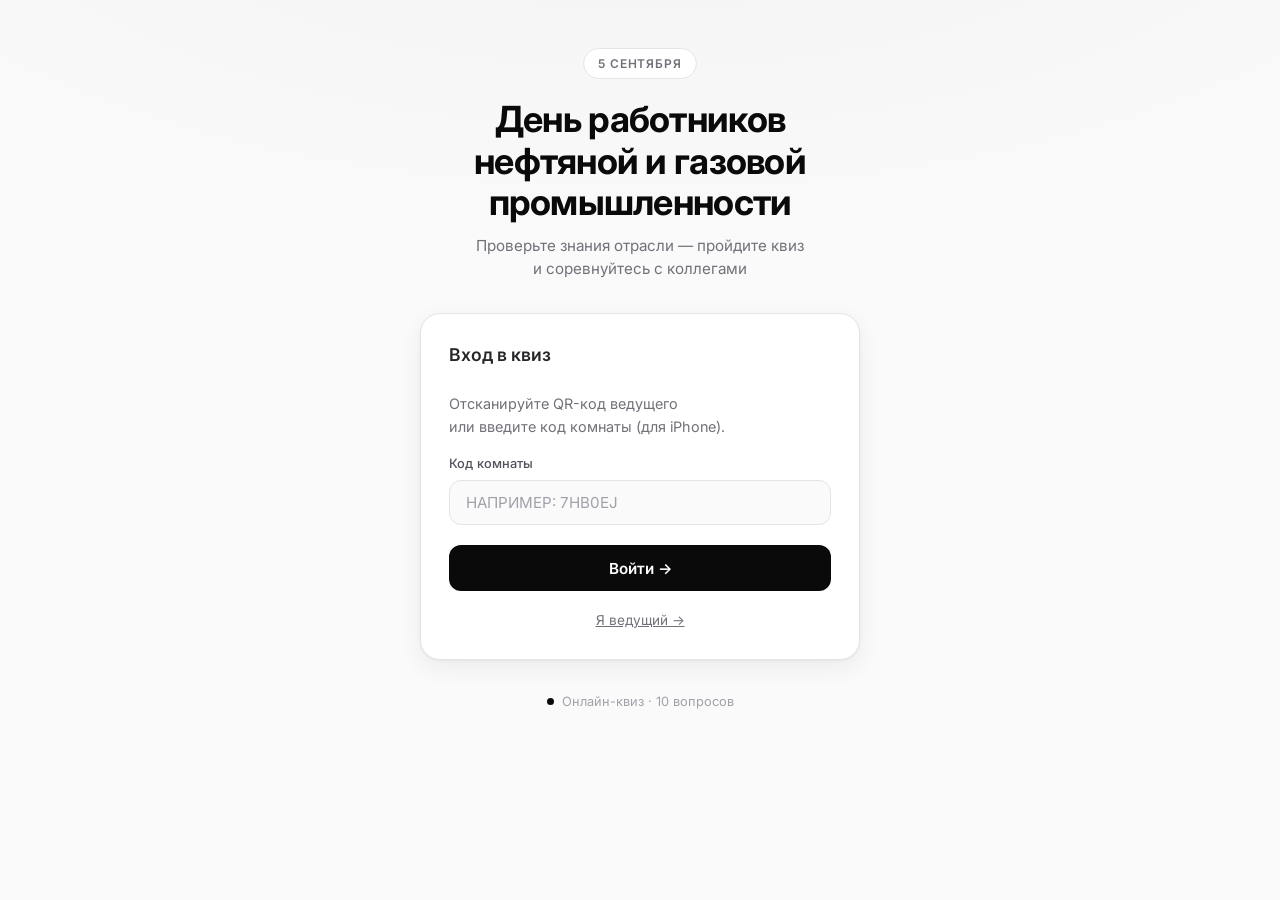
<file: index.html>
<!DOCTYPE html>
<html lang="ru">
<head>
  <meta charset="UTF-8">
  <meta name="viewport" content="width=device-width, initial-scale=1.0">
  <title>Квиз — День нефтяной и газовой промышленности</title>
  <link rel="preconnect" href="https://fonts.googleapis.com">
  <link rel="preconnect" href="https://fonts.gstatic.com" crossorigin>
  <link href="https://fonts.googleapis.com/css2?family=Inter:wght@400;500;600;700&display=swap" rel="stylesheet">
  <link rel="stylesheet" href="static/css/style.css">
</head>
<body>
  <div class="page-bg"></div>

  <main class="container">
    <header class="hero">
      <div class="hero-badge">5 сентября</div>
      <h1>День работников<br>нефтяной и газовой<br>промышленности</h1>
      <p class="hero-sub">Проверьте знания отрасли — пройдите квиз и соревнуйтесь с коллегами</p>
    </header>

    <section class="card form-card">
      <h2>Регистрация участника</h2>
      <form id="registerForm">
        <div class="field">
          <label for="name">ФИО</label>
          <input type="text" id="name" name="name" placeholder="Иванов Иван Иванович" required autocomplete="name">
        </div>
        <div class="field">
          <label for="specialty">Специальность</label>
          <input type="text" id="specialty" name="specialty" placeholder="Инженер-технолог" required>
        </div>
        <p class="error-msg" id="errorMsg" hidden></p>
        <button type="submit" class="btn btn-primary btn-full" id="startBtn">
          Начать
          <span class="btn-arrow">→</span>
        </button>
      </form>
    </section>

    <footer class="footer-note">
      <span class="dot-live"></span> Онлайн-квиз · 10 вопросов
    </footer>
  </main>

  <script src="static/js/config.js"></script>
  <script src="static/js/questions.js"></script>
  <script src="static/js/sync.js"></script>
  <script src="static/js/guest.js"></script>
</body>
</html>
</file>
<file: static/css/style.css>
/* ===== Квиз — День нефтяной и газовой промышленности ===== */
/* Modern white & black, no neon */

:root {
  --white: #ffffff;
  --black: #0a0a0a;
  --gray-50: #fafafa;
  --gray-100: #f4f4f5;
  --gray-200: #e4e4e7;
  --gray-300: #d4d4d8;
  --gray-400: #a1a1aa;
  --gray-500: #71717a;
  --gray-600: #52525b;
  --gray-700: #3f3f46;
  --gray-800: #27272a;
  --gray-900: #18181b;
  --radius: 12px;
  --radius-lg: 20px;
  --shadow: 0 1px 3px rgba(0, 0, 0, 0.06), 0 8px 24px rgba(0, 0, 0, 0.06);
  --shadow-lg: 0 4px 6px rgba(0, 0, 0, 0.04), 0 20px 48px rgba(0, 0, 0, 0.08);
  --transition: 0.2s ease;
  --font: "Inter", -apple-system, BlinkMacSystemFont, "Segoe UI", sans-serif;
}

*, *::before, *::after {
  box-sizing: border-box;
  margin: 0;
  padding: 0;
}

html {
  font-size: 16px;
  -webkit-font-smoothing: antialiased;
}

body {
  font-family: var(--font);
  background: var(--gray-50);
  color: var(--black);
  min-height: 100vh;
  line-height: 1.5;
}

.page-bg {
  position: fixed;
  inset: 0;
  background:
    radial-gradient(ellipse 80% 50% at 50% -20%, rgba(0, 0, 0, 0.03), transparent),
    var(--gray-50);
  z-index: -1;
}

/* ===== Layout ===== */

.container {
  max-width: 480px;
  margin: 0 auto;
  padding: 2rem 1.25rem 3rem;
}

.quiz-container {
  max-width: 640px;
}

/* ===== Hero ===== */

.hero {
  text-align: center;
  margin-bottom: 2rem;
  padding-top: 1rem;
}

.hero-badge {
  display: inline-block;
  font-size: 0.75rem;
  font-weight: 600;
  letter-spacing: 0.08em;
  text-transform: uppercase;
  color: var(--gray-500);
  border: 1px solid var(--gray-200);
  border-radius: 100px;
  padding: 0.35rem 0.85rem;
  margin-bottom: 1.25rem;
  background: var(--white);
}

.hero h1 {
  font-size: clamp(1.75rem, 5vw, 2.25rem);
  font-weight: 700;
  line-height: 1.15;
  letter-spacing: -0.02em;
  color: var(--black);
  margin-bottom: 0.75rem;
}

.hero-sub {
  font-size: 0.95rem;
  color: var(--gray-500);
  max-width: 340px;
  margin: 0 auto;
}

/* ===== Card ===== */

.card {
  background: var(--white);
  border: 1px solid var(--gray-200);
  border-radius: var(--radius-lg);
  padding: 1.75rem;
  box-shadow: var(--shadow);
}

.form-card h2 {
  font-size: 1.1rem;
  font-weight: 600;
  margin-bottom: 1.5rem;
  color: var(--gray-800);
}

/* ===== Form ===== */

.field {
  margin-bottom: 1.25rem;
}

.field label {
  display: block;
  font-size: 0.8rem;
  font-weight: 500;
  color: var(--gray-600);
  margin-bottom: 0.4rem;
  letter-spacing: 0.01em;
}

.field input {
  width: 100%;
  padding: 0.75rem 1rem;
  font-family: var(--font);
  font-size: 0.95rem;
  border: 1px solid var(--gray-200);
  border-radius: var(--radius);
  background: var(--gray-50);
  color: var(--black);
  transition: border-color var(--transition), box-shadow var(--transition), background var(--transition);
}

.field input:focus {
  outline: none;
  border-color: var(--black);
  background: var(--white);
  box-shadow: 0 0 0 3px rgba(0, 0, 0, 0.06);
}

.field input::placeholder {
  color: var(--gray-400);
}

.error-msg {
  font-size: 0.85rem;
  color: #b91c1c;
  margin-bottom: 1rem;
  padding: 0.6rem 0.85rem;
  background: #fef2f2;
  border-radius: var(--radius);
  border: 1px solid #fecaca;
}

/* ===== Buttons ===== */

.btn {
  display: inline-flex;
  align-items: center;
  justify-content: center;
  gap: 0.5rem;
  font-family: var(--font);
  font-size: 0.95rem;
  font-weight: 600;
  padding: 0.85rem 1.5rem;
  border: none;
  border-radius: var(--radius);
  cursor: pointer;
  transition: background var(--transition), transform var(--transition), opacity var(--transition);
}

.btn-primary {
  background: var(--black);
  color: var(--white);
}

.btn-primary:hover {
  background: var(--gray-800);
}

.btn-primary:active {
  transform: scale(0.98);
}

.btn-primary:disabled {
  opacity: 0.5;
  cursor: not-allowed;
  transform: none;
}

.btn-full {
  width: 100%;
}

.btn-arrow {
  font-size: 1.1rem;
  transition: transform var(--transition);
}

.btn-primary:hover .btn-arrow {
  transform: translateX(3px);
}

/* ===== Footer ===== */

.footer-note {
  text-align: center;
  margin-top: 2rem;
  font-size: 0.8rem;
  color: var(--gray-400);
  display: flex;
  align-items: center;
  justify-content: center;
  gap: 0.5rem;
}

.dot-live {
  display: inline-block;
  width: 7px;
  height: 7px;
  border-radius: 50%;
  background: var(--black);
  animation: pulse 2s ease infinite;
}

@keyframes pulse {
  0%, 100% { opacity: 1; }
  50% { opacity: 0.4; }
}

/* ===== Quiz ===== */

.quiz-header {
  margin-bottom: 1.5rem;
}

.quiz-meta {
  font-size: 0.85rem;
  color: var(--gray-500);
  margin-bottom: 1rem;
  text-align: center;
}

.quiz-meta-sep {
  margin: 0 0.4rem;
  color: var(--gray-300);
}

.progress-wrap {
  display: flex;
  align-items: center;
  gap: 0.75rem;
}

.progress-bar {
  flex: 1;
  height: 4px;
  background: var(--gray-200);
  border-radius: 100px;
  overflow: hidden;
}

.progress-fill {
  height: 100%;
  background: var(--black);
  border-radius: 100px;
  transition: width 0.4s ease;
  width: 0%;
}

.progress-label {
  font-size: 0.75rem;
  font-weight: 600;
  color: var(--gray-500);
  white-space: nowrap;
}

.question-number {
  font-size: 0.75rem;
  font-weight: 600;
  text-transform: uppercase;
  letter-spacing: 0.06em;
  color: var(--gray-400);
  margin-bottom: 0.75rem;
}

.question-text {
  font-size: 1.15rem;
  font-weight: 600;
  line-height: 1.4;
  color: var(--black);
  margin-bottom: 1.5rem;
  letter-spacing: -0.01em;
}

.options {
  display: flex;
  flex-direction: column;
  gap: 0.65rem;
}

.option-btn {
  display: flex;
  align-items: center;
  gap: 0.85rem;
  width: 100%;
  padding: 0.9rem 1.1rem;
  font-family: var(--font);
  font-size: 0.9rem;
  text-align: left;
  border: 1px solid var(--gray-200);
  border-radius: var(--radius);
  background: var(--white);
  color: var(--gray-800);
  cursor: pointer;
  transition: border-color var(--transition), background var(--transition), transform var(--transition);
}

.option-btn:hover:not(:disabled) {
  border-color: var(--black);
  background: var(--gray-50);
}

.option-btn:active:not(:disabled) {
  transform: scale(0.99);
}

.option-btn:disabled {
  cursor: default;
}

.option-btn.correct {
  border-color: var(--black);
  background: var(--black);
  color: var(--white);
}

.option-btn.incorrect {
  border-color: var(--gray-300);
  background: var(--gray-100);
  color: var(--gray-500);
  opacity: 0.7;
}

.option-letter {
  flex-shrink: 0;
  width: 28px;
  height: 28px;
  display: flex;
  align-items: center;
  justify-content: center;
  font-size: 0.75rem;
  font-weight: 700;
  border-radius: 8px;
  background: var(--gray-100);
  color: var(--gray-600);
}

.option-btn.correct .option-letter {
  background: rgba(255, 255, 255, 0.2);
  color: var(--white);
}

/* ===== Result ===== */

.result-card {
  text-align: center;
  padding: 2.5rem 1.75rem;
}

.result-icon {
  width: 56px;
  height: 56px;
  border-radius: 50%;
  background: var(--black);
  color: var(--white);
  font-size: 1.5rem;
  display: flex;
  align-items: center;
  justify-content: center;
  margin: 0 auto 1.25rem;
}

.result-card h2 {
  font-size: 1.35rem;
  margin-bottom: 0.75rem;
}

.result-score {
  font-size: 1rem;
  color: var(--gray-600);
  margin-bottom: 0.5rem;
}

.result-score strong {
  font-size: 1.5rem;
  color: var(--black);
}

.result-note {
  font-size: 0.85rem;
  color: var(--gray-400);
  margin-top: 1rem;
}

/* ===== Host Panel ===== */

.host-body {
  background: var(--gray-50);
}

.host-layout {
  max-width: 1100px;
  margin: 0 auto;
  padding: 2rem 1.5rem 3rem;
}

.host-header {
  display: flex;
  justify-content: space-between;
  align-items: flex-start;
  flex-wrap: wrap;
  gap: 1.5rem;
  margin-bottom: 2rem;
}

.host-header h1 {
  font-size: 1.75rem;
  font-weight: 700;
  letter-spacing: -0.02em;
  margin-bottom: 0.25rem;
}

.host-stats {
  display: flex;
  align-items: center;
  gap: 0.75rem;
  flex-wrap: wrap;
}

.stat-card {
  background: var(--white);
  border: 1px solid var(--gray-200);
  border-radius: var(--radius);
  padding: 0.75rem 1.25rem;
  text-align: center;
  min-width: 80px;
  box-shadow: var(--shadow);
}

.stat-value {
  display: block;
  font-size: 1.5rem;
  font-weight: 700;
  color: var(--black);
  line-height: 1.2;
}

.stat-label {
  font-size: 0.7rem;
  font-weight: 500;
  text-transform: uppercase;
  letter-spacing: 0.05em;
  color: var(--gray-400);
}

.connection-status {
  font-size: 0.8rem;
  color: var(--gray-500);
  display: flex;
  align-items: center;
  gap: 0.4rem;
  padding: 0.5rem 0.85rem;
  background: var(--white);
  border: 1px solid var(--gray-200);
  border-radius: var(--radius);
}

.connection-status.connected {
  color: var(--black);
}

.host-table-card {
  padding: 0;
  overflow: hidden;
}

.table-toolbar {
  display: flex;
  justify-content: space-between;
  align-items: center;
  padding: 1.25rem 1.5rem;
  border-bottom: 1px solid var(--gray-100);
}

.table-toolbar h2 {
  font-size: 1rem;
  font-weight: 600;
}

.live-badge {
  font-size: 0.75rem;
  font-weight: 600;
  color: var(--gray-600);
  display: flex;
  align-items: center;
  gap: 0.4rem;
  padding: 0.3rem 0.75rem;
  border: 1px solid var(--gray-200);
  border-radius: 100px;
  background: var(--gray-50);
}

.table-wrap {
  overflow-x: auto;
}

.host-table {
  width: 100%;
  border-collapse: collapse;
  font-size: 0.9rem;
}

.host-table thead {
  background: var(--gray-50);
}

.host-table th {
  text-align: left;
  padding: 0.75rem 1.25rem;
  font-size: 0.7rem;
  font-weight: 600;
  text-transform: uppercase;
  letter-spacing: 0.05em;
  color: var(--gray-400);
  border-bottom: 1px solid var(--gray-200);
}

.host-table td {
  padding: 0.85rem 1.25rem;
  border-bottom: 1px solid var(--gray-100);
  color: var(--gray-800);
}

.host-table tbody tr:last-child td {
  border-bottom: none;
}

.host-table tbody tr:hover {
  background: var(--gray-50);
}

.host-table .empty-row td {
  text-align: center;
  color: var(--gray-400);
  padding: 2.5rem;
  font-style: italic;
}

.status-badge {
  display: inline-block;
  font-size: 0.75rem;
  font-weight: 600;
  padding: 0.25rem 0.65rem;
  border-radius: 100px;
  letter-spacing: 0.02em;
}

.status-waiting {
  background: var(--gray-100);
  color: var(--gray-600);
}

.status-in_progress {
  background: var(--black);
  color: var(--white);
}

.status-finished {
  background: var(--gray-200);
  color: var(--gray-700);
}

.score-cell {
  font-weight: 700;
  font-size: 1rem;
  color: var(--black);
}

.progress-cell {
  font-size: 0.8rem;
  color: var(--gray-500);
}

.row-new {
  animation: rowHighlight 1.5s ease;
}

@keyframes rowHighlight {
  0% { background: var(--gray-200); }
  100% { background: transparent; }
}

.setup-container {
  max-width: 560px;
}

.setup-step {
  margin-bottom: 1rem;
}

.setup-step h2 {
  font-size: 1rem;
  font-weight: 600;
  margin-bottom: 0.5rem;
}

.setup-step p {
  font-size: 0.9rem;
  color: var(--gray-600);
  line-height: 1.6;
}

.setup-step a {
  color: var(--black);
}

.code-block {
  background: var(--gray-50);
  border: 1px solid var(--gray-200);
  border-radius: var(--radius);
  padding: 1rem;
  font-size: 0.8rem;
  overflow-x: auto;
  margin-top: 0.75rem;
}

.setup-links {
  display: flex;
  gap: 0.75rem;
  flex-wrap: wrap;
  margin-top: 1.25rem;
}

.room-banner {
  display: flex;
  align-items: center;
  justify-content: space-between;
  gap: 1rem;
  flex-wrap: wrap;
  padding: 1.25rem 1.5rem;
  margin-bottom: 1.5rem;
}

.room-info {
  display: flex;
  flex-direction: column;
  gap: 0.25rem;
}

.room-label {
  font-size: 0.7rem;
  font-weight: 600;
  text-transform: uppercase;
  letter-spacing: 0.06em;
  color: var(--gray-400);
}

.room-code {
  font-size: 1.75rem;
  font-weight: 700;
  letter-spacing: 0.15em;
  color: var(--black);
}

.host-hint {
  text-align: center;
  font-size: 0.8rem;
  color: var(--gray-400);
  margin-top: 1.5rem;
}

.host-nav {
  display: flex;
  gap: 0.75rem;
  margin-bottom: 1.5rem;
  flex-wrap: wrap;
}

.btn-outline {
  background: var(--white);
  color: var(--black);
  border: 1px solid var(--gray-200);
  text-decoration: none;
  font-size: 0.85rem;
  padding: 0.6rem 1rem;
}

.btn-outline:hover {
  border-color: var(--black);
  background: var(--gray-50);
}

.qr-card {
  text-align: center;
  padding: 2rem;
}

.qr-wrap {
  display: inline-flex;
  padding: 1rem;
  background: var(--white);
  border: 1px solid var(--gray-200);
  border-radius: var(--radius);
  margin-bottom: 1.25rem;
}

.qr-url {
  font-size: 0.8rem;
  color: var(--gray-500);
  word-break: break-all;
  margin-bottom: 1.25rem;
}

.footer-note a {
  color: var(--gray-500);
  text-decoration: none;
}

.footer-note a:hover {
  color: var(--black);
}

/* ===== Responsive ===== */

@media (max-width: 640px) {
  .host-header {
    flex-direction: column;
  }

  .host-stats {
    width: 100%;
  }

  .stat-card {
    flex: 1;
  }

  .host-table th,
  .host-table td {
    padding: 0.65rem 0.85rem;
  }
}
</file>
